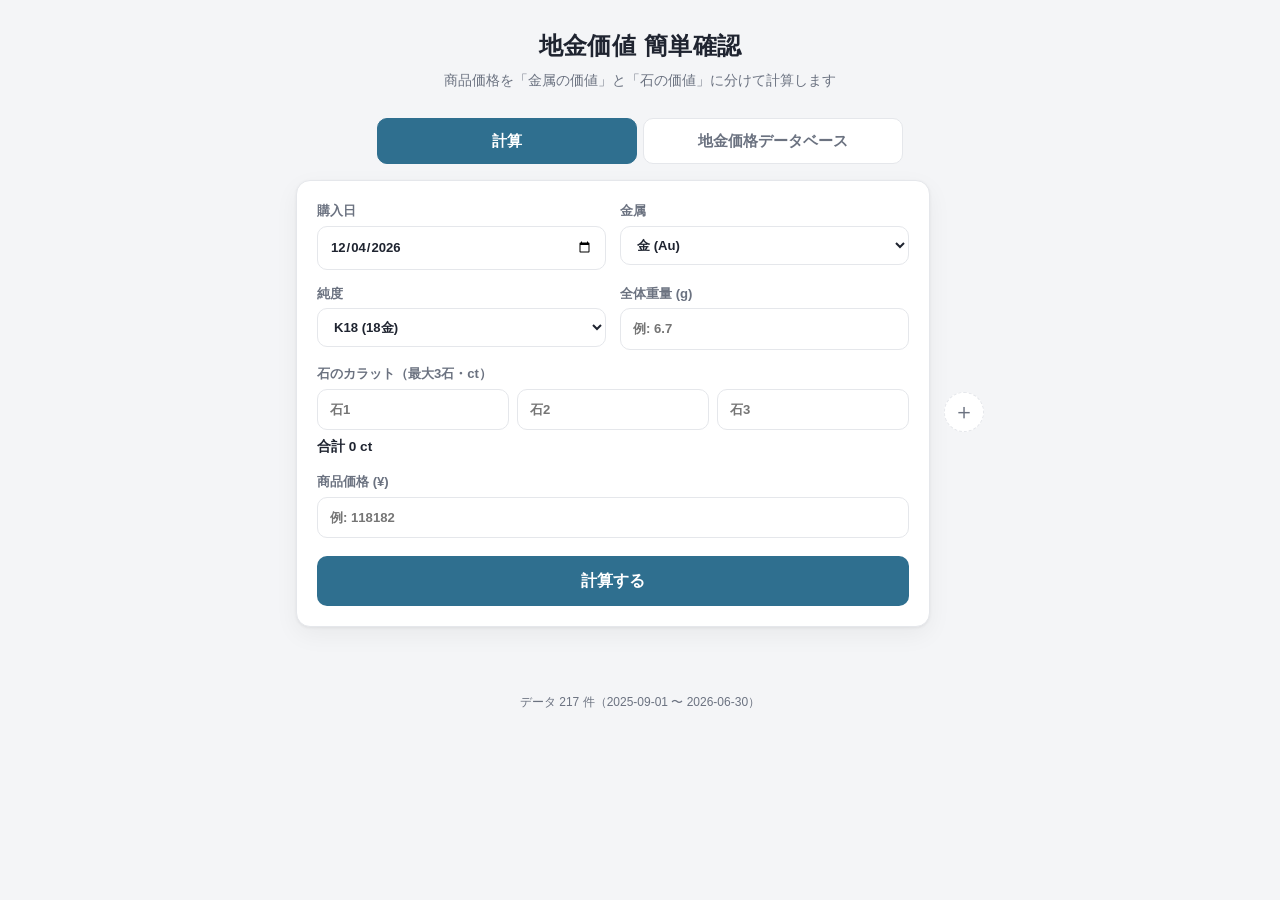
<file: index.html>
<!DOCTYPE html>
<html lang="ja">
<head>
  <meta charset="UTF-8">
  <meta name="viewport" content="width=device-width, initial-scale=1.0">
  <title>地金価値 簡単確認</title>
  <link rel="stylesheet" href="styles.css">
</head>
<body>
  <header class="app-header">
    <h1>地金価値 簡単確認</h1>
    <p class="subtitle">商品価格を「金属の価値」と「石の価値」に分けて計算します</p>
  </header>

  <nav class="tabs">
    <button class="tab-btn active" data-tab="calc">計算</button>
    <button class="tab-btn" data-tab="db">地金価格データベース</button>
  </nav>

  <main>
    <!-- ============ Calculator ============ -->
    <!-- 計算セクションは app.js が col-a / col-b に注入します（最大2つ） -->
    <section id="tab-calc" class="tab-panel active">
      <div class="compute-area" id="compute-area">
        <div class="compute-col" id="col-a">
          <div class="col-head"><span class="col-badge">A</span></div>
        </div>

        <div class="compute-controls">
          <button id="btn-add" class="add-btn" type="button" title="比較セクションを追加" aria-label="比較セクションを追加">＋</button>
          <button id="btn-copy" class="copy-btn hidden" type="button" title="Aの入力をBへコピー">コピー →</button>
        </div>

        <div class="compute-col hidden" id="col-b">
          <div class="col-head">
            <span class="col-badge">B</span>
            <button id="btn-close-b" class="col-close" type="button" title="このセクションを閉じる" aria-label="このセクションを閉じる">×</button>
          </div>
        </div>
      </div>

      <div class="card compare-card hidden" id="compare-panel">
        <h3 class="compare-title">A と B の比較（差 = B − A）</h3>
        <div class="table-wrap">
          <table class="compare-table">
            <thead>
              <tr><th>項目</th><th>A</th><th>B</th><th>差</th><th>差 (%)</th></tr>
            </thead>
            <tbody id="compare-body"></tbody>
          </table>
        </div>
      </div>
    </section>

    <!-- ============ Database ============ -->
    <section id="tab-db" class="tab-panel">
      <div class="card">
        <div class="db-toolbar">
          <div class="db-meta">
            <span class="db-count" id="db-count"></span>
            <a id="db-source" href="#" target="_blank" rel="noopener noreferrer">出典データを開く ↗</a>
          </div>
          <button id="btn-edit" class="secondary">編集</button>
        </div>
        <div class="table-wrap" id="db-view">
          <table>
            <thead><tr><th>日付</th><th>金 ¥/g</th><th>プラチナ ¥/g</th></tr></thead>
            <tbody id="db-body"></tbody>
          </table>
        </div>
      </div>
    </section>
  </main>

  <footer class="app-footer">
    <span id="foot-status">読み込み中…</span>
  </footer>

  <!-- ============ Login modal ============ -->
  <div class="modal-overlay" id="login-modal" hidden>
    <div class="modal">
      <h2>編集ログイン</h2>
      <label>パスワード
        <input type="password" id="login-pass" autocomplete="off">
      </label>
      <p class="error" id="login-error" hidden>パスワードが違います</p>
      <div class="modal-actions">
        <button class="secondary" id="login-cancel">キャンセル</button>
        <button class="primary" id="login-ok">ログイン</button>
      </div>
    </div>
  </div>

  <!-- ============ Edit modal ============ -->
  <div class="modal-overlay" id="edit-modal" hidden>
    <div class="modal modal-wide">
      <h2>地金価格の編集</h2>
      <p class="hint">価格を直接編集できます。新しい日付は下の欄から追加してください。保存するとGitHubに反映されます。</p>

      <div class="edit-add">
        <input type="date" id="add-date">
        <input type="number" id="add-gold" placeholder="金 ¥/g" step="any" min="0">
        <input type="number" id="add-pt" placeholder="プラチナ ¥/g" step="any" min="0">
        <button class="secondary" id="add-row">行を追加</button>
      </div>

      <div class="table-wrap edit-table-wrap">
        <table>
          <thead><tr><th>日付</th><th>金 ¥/g</th><th>プラチナ ¥/g</th><th></th></tr></thead>
          <tbody id="edit-body"></tbody>
        </table>
      </div>

      <p class="hint gh-hint">パスワードでログイン済みのため、トークンの入力は不要です。「GitHubに保存」を押すと反映されます。</p>

      <p class="status" id="save-status" hidden></p>

      <div class="modal-actions">
        <button class="secondary" id="edit-close">閉じる</button>
        <button class="primary" id="save-github">GitHubに保存</button>
      </div>
    </div>
  </div>

  <script src="config.js"></script>
  <script src="app.js"></script>
</body>
</html>
</file>
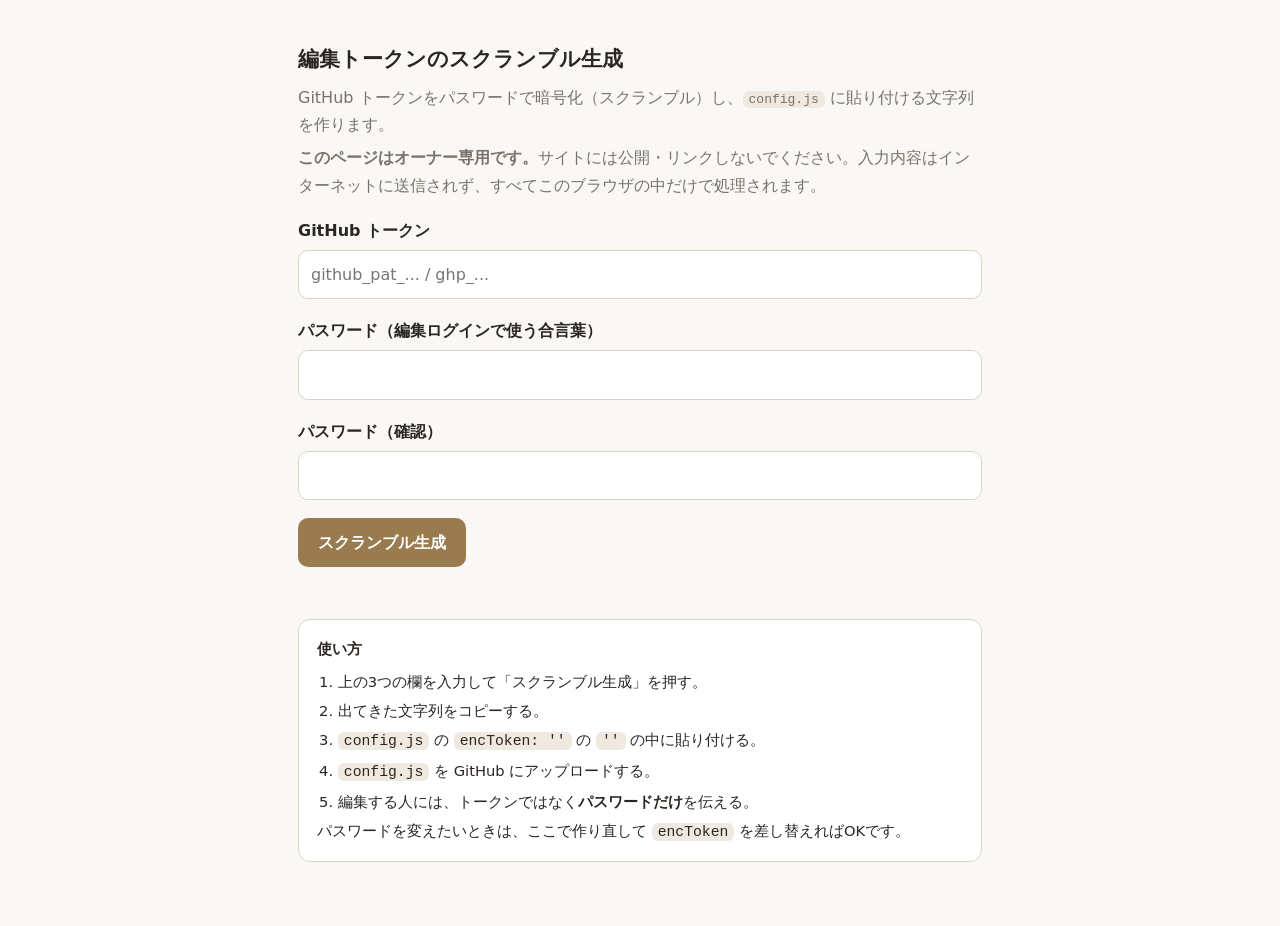
<file: encrypt-token.html>
<!DOCTYPE html>
<html lang="ja">
<head>
  <meta charset="UTF-8">
  <meta name="viewport" content="width=device-width, initial-scale=1.0">
  <title>編集トークンのスクランブル生成（オーナー専用）</title>
  <style>
    :root { --line:#d9d4cb; --ink:#2b2622; --muted:#7a726a; --primary:#9a7b4f; --bg:#faf8f4; }
    * { box-sizing: border-box; }
    body { font-family: system-ui, -apple-system, "Segoe UI", "Hiragino Sans", "Noto Sans JP", sans-serif;
           max-width: 720px; margin: 0 auto; padding: 28px 18px 70px; color: var(--ink); background: var(--bg); line-height: 1.7; }
    h1 { font-size: 1.3rem; margin-bottom: .3rem; }
    p { color: var(--muted); margin: .4rem 0; }
    label { display: block; font-weight: 600; margin: 18px 0 6px; }
    input[type=password], textarea {
      width: 100%; padding: 10px 12px; border: 1px solid var(--line); border-radius: 10px; font: inherit; background: #fff; }
    textarea { min-height: 110px; resize: vertical; word-break: break-all; }
    button { margin-top: 18px; padding: 11px 20px; border: none; border-radius: 10px;
             background: var(--primary); color: #fff; font: inherit; font-weight: 600; cursor: pointer; }
    button:hover { filter: brightness(1.06); }
    button.ghost { background: #efe9df; color: var(--ink); }
    .out { margin-top: 22px; }
    .note { background: #fff; border: 1px solid var(--line); border-radius: 12px; padding: 16px 18px; margin-top: 26px; font-size: .92rem; }
    .note ol { margin: .5rem 0 0; padding-left: 1.3rem; }
    .note li { margin: .25rem 0; color: var(--ink); }
    code { background: #efe9df; padding: 1px 6px; border-radius: 6px; }
    #msg { font-weight: 600; min-height: 1.2em; }
    .err { color: #b3261e; }
    .ok { color: #1b7f3b; }
  </style>
</head>
<body>
  <h1>編集トークンのスクランブル生成</h1>
  <p>GitHub トークンをパスワードで暗号化（スクランブル）し、<code>config.js</code> に貼り付ける文字列を作ります。</p>
  <p><strong>このページはオーナー専用です。</strong>サイトには公開・リンクしないでください。入力内容はインターネットに送信されず、すべてこのブラウザの中だけで処理されます。</p>

  <label>GitHub トークン</label>
  <input type="password" id="token" placeholder="github_pat_... / ghp_..." autocomplete="off">

  <label>パスワード（編集ログインで使う合言葉）</label>
  <input type="password" id="pass" autocomplete="off">

  <label>パスワード（確認）</label>
  <input type="password" id="pass2" autocomplete="off">

  <button id="gen">スクランブル生成</button>
  <p id="msg"></p>

  <div class="out" id="outwrap" hidden>
    <label>config.js に貼り付ける文字列（encToken）</label>
    <textarea id="out" readonly></textarea>
    <button id="copy" class="ghost">コピー</button>
  </div>

  <div class="note">
    <strong>使い方</strong>
    <ol>
      <li>上の3つの欄を入力して「スクランブル生成」を押す。</li>
      <li>出てきた文字列をコピーする。</li>
      <li><code>config.js</code> の <code>encToken: ''</code> の <code>''</code> の中に貼り付ける。</li>
      <li><code>config.js</code> を GitHub にアップロードする。</li>
      <li>編集する人には、トークンではなく<strong>パスワードだけ</strong>を伝える。</li>
    </ol>
    パスワードを変えたいときは、ここで作り直して <code>encToken</code> を差し替えればOKです。
  </div>

  <script>
    const $ = (id) => document.getElementById(id);

    function bytesToB64(bytes) {
      let bin = '';
      for (let i = 0; i < bytes.length; i++) bin += String.fromCharCode(bytes[i]);
      return btoa(bin);
    }

    // app.js の unscramble() と同じ方式（PBKDF2-SHA256 / AES-GCM）
    async function scramble(token, password) {
      const enc = new TextEncoder();
      const salt = crypto.getRandomValues(new Uint8Array(16));
      const iv = crypto.getRandomValues(new Uint8Array(12));
      const baseKey = await crypto.subtle.importKey('raw', enc.encode(password), 'PBKDF2', false, ['deriveKey']);
      const key = await crypto.subtle.deriveKey(
        { name: 'PBKDF2', salt, iterations: 200000, hash: 'SHA-256' },
        baseKey, { name: 'AES-GCM', length: 256 }, false, ['encrypt']
      );
      const ct = new Uint8Array(await crypto.subtle.encrypt({ name: 'AES-GCM', iv }, key, enc.encode(token)));
      const out = new Uint8Array(salt.length + iv.length + ct.length);
      out.set(salt, 0);
      out.set(iv, salt.length);
      out.set(ct, salt.length + iv.length);
      return bytesToB64(out);
    }

    $('gen').addEventListener('click', async () => {
      const msg = $('msg');
      const token = $('token').value.trim();
      const pass = $('pass').value;
      const pass2 = $('pass2').value;
      msg.className = ''; msg.textContent = '';

      if (!window.crypto || !crypto.subtle) {
        msg.className = 'err';
        msg.textContent = 'このブラウザ／環境では暗号化できません（https か localhost で開いてください）。';
        return;
      }
      if (!token) { msg.className = 'err'; msg.textContent = 'トークンを入力してください。'; return; }
      if (!/^(github_pat_|ghp_|gho_|ghs_)/.test(token)) {
        msg.className = 'err'; msg.textContent = 'トークンの形式が正しくないようです（github_pat_ または ghp_ で始まります）。'; return;
      }
      if (pass.length < 6) { msg.className = 'err'; msg.textContent = 'パスワードは6文字以上にしてください。'; return; }
      if (pass !== pass2) { msg.className = 'err'; msg.textContent = 'パスワード（確認）が一致しません。'; return; }

      try {
        const blob = await scramble(token, pass);
        $('out').value = blob;
        $('outwrap').hidden = false;
        msg.className = 'ok';
        msg.textContent = '生成しました。下の文字列を config.js の encToken に貼り付けてください。';
      } catch (e) {
        msg.className = 'err';
        msg.textContent = '生成に失敗しました: ' + e.message;
      }
    });

    $('copy').addEventListener('click', async () => {
      const out = $('out');
      out.select();
      try {
        await navigator.clipboard.writeText(out.value);
        $('msg').className = 'ok';
        $('msg').textContent = 'コピーしました。';
      } catch {
        document.execCommand('copy');
      }
    });
  </script>
</body>
</html>
</file>
<file: styles.css>
:root {
  --bg: #f4f5f7;
  --card: #ffffff;
  --ink: #1f2430;
  --muted: #6b7280;
  --line: #e5e7eb;
  --gold: #c08a2d;
  --gold-soft: #faf3e3;
  --stone: #2f6f8f;
  --stone-soft: #e9f2f6;
  --primary: #2f6f8f;
  --primary-ink: #ffffff;
  --danger: #c0392b;
  --ok: #1e7e54;
  --radius: 14px;
  --shadow: 0 1px 3px rgba(0,0,0,.06), 0 8px 24px rgba(0,0,0,.05);
}

* { box-sizing: border-box; }

body {
  margin: 0;
  font-family: -apple-system, BlinkMacSystemFont, "Segoe UI", "Hiragino Kaku Gothic ProN",
    "Hiragino Sans", "Noto Sans JP", Meiryo, sans-serif;
  background: var(--bg);
  color: var(--ink);
  line-height: 1.5;
  -webkit-font-smoothing: antialiased;
}

.app-header {
  text-align: center;
  padding: 28px 16px 8px;
}
.app-header h1 {
  margin: 0;
  font-size: 1.5rem;
  letter-spacing: .02em;
}
.subtitle {
  margin: 6px 0 0;
  color: var(--muted);
  font-size: .9rem;
}

.tabs {
  display: flex;
  gap: 6px;
  justify-content: center;
  margin: 18px auto 0;
  max-width: 720px;
  padding: 0 16px;
}
.tab-btn {
  flex: 1;
  max-width: 260px;
  padding: 11px 12px;
  border: 1px solid var(--line);
  background: var(--card);
  color: var(--muted);
  border-radius: 10px;
  font-size: .95rem;
  font-weight: 600;
  cursor: pointer;
  transition: .15s;
}
.tab-btn.active {
  background: var(--primary);
  color: var(--primary-ink);
  border-color: var(--primary);
}

main { max-width: 720px; margin: 16px auto 40px; padding: 0 16px; }

.tab-panel { display: none; }
.tab-panel.active { display: block; }

.card {
  background: var(--card);
  border: 1px solid var(--line);
  border-radius: var(--radius);
  box-shadow: var(--shadow);
  padding: 20px;
  margin-bottom: 16px;
}

.form-grid {
  display: grid;
  grid-template-columns: 1fr 1fr;
  gap: 14px;
}
.form-grid label,
.modal label {
  display: flex;
  flex-direction: column;
  gap: 5px;
  font-size: .82rem;
  font-weight: 600;
  color: var(--muted);
}
.form-grid label:last-of-type { grid-column: 1 / -1; }
#custom-purity-wrap { grid-column: 1 / -1; }
.form-grid label.stone-carats { grid-column: 1 / -1; }
.carat-slots {
  display: grid;
  grid-template-columns: 1fr 1fr 1fr;
  gap: 8px;
}
.carat-total {
  font-weight: 700;
  color: var(--ink);
  font-size: .85rem;
  margin-top: 2px;
}

/* 地金価格を手入力（カスタム）したとき、購入日欄を「XXXX/XX/XX」で隠す */
.date-masked {
  font: inherit;
  text-align: left;
  padding: 10px 12px;
  border: 1px solid var(--line);
  border-radius: 10px;
  background: #fff;
  color: var(--muted);
  width: 100%;
  cursor: pointer;
  letter-spacing: .06em;
}
.date-masked:hover { border-color: var(--primary); color: var(--ink); }

.hidden { display: none !important; }

input, select {
  font: inherit;
  padding: 10px 12px;
  border: 1px solid var(--line);
  border-radius: 10px;
  background: #fff;
  color: var(--ink);
  width: 100%;
}
input:focus, select:focus {
  outline: none;
  border-color: var(--primary);
  box-shadow: 0 0 0 3px var(--stone-soft);
}

button { font: inherit; }
button.primary {
  width: 100%;
  margin-top: 18px;
  padding: 13px;
  background: var(--primary);
  color: #fff;
  border: none;
  border-radius: 10px;
  font-weight: 700;
  font-size: 1rem;
  cursor: pointer;
}
button.primary:hover { filter: brightness(1.05); }
button.secondary {
  padding: 10px 16px;
  background: #fff;
  border: 1px solid var(--line);
  border-radius: 10px;
  font-weight: 600;
  cursor: pointer;
  color: var(--ink);
}
button.secondary:hover { background: #f8f9fb; }

/* ===== Result ===== */
.result-card { padding-top: 24px; }
.result-main {
  display: flex;
  align-items: stretch;
  gap: 10px;
}
.result-block {
  flex: 1;
  border-radius: 12px;
  padding: 16px;
  text-align: center;
}
.result-block.metal { background: var(--gold-soft); }
.result-block.stone { background: var(--stone-soft); }
.result-label {
  display: block;
  font-size: .8rem;
  font-weight: 700;
  color: var(--muted);
  margin-bottom: 6px;
}
.result-block.metal .result-label { color: var(--gold); }
.result-block.stone .result-label { color: var(--stone); }
.result-value {
  display: block;
  font-size: 1.5rem;
  font-weight: 800;
  letter-spacing: .01em;
}
.result-divider {
  display: flex;
  align-items: center;
  color: var(--muted);
  font-weight: 700;
}
.result-sub {
  display: grid;
  grid-template-columns: 1fr 1fr 1fr;
  gap: 10px;
  margin-top: 18px;
  padding-top: 16px;
  border-top: 1px dashed var(--line);
}
.result-sub > div {
  display: flex;
  flex-direction: column;
  gap: 3px;
  font-size: .78rem;
  color: var(--muted);
  text-align: center;
}
.result-sub b { color: var(--ink); font-size: .95rem; }

.ppg-cell .ppg-row {
  display: inline-flex;
  align-items: center;
  justify-content: center;
  gap: 3px;
  color: var(--ink);
  font-size: .95rem;
  font-weight: 700;
}
.ppg-input {
  width: 90px;
  padding: 4px 6px;
  text-align: right;
  font-size: .95rem;
  font-weight: 700;
  color: var(--ink);
  border: 1px solid var(--line);
  border-radius: 6px;
  background: #fff;
  font-variant-numeric: tabular-nums;
}
.ppg-input:focus {
  outline: none;
  border-color: var(--primary);
  box-shadow: 0 0 0 3px var(--stone-soft);
}
.ppg-date { color: var(--muted); font-size: .72rem; }

.note { font-size: .82rem; margin: 14px 0 0; }
.note.warn { color: var(--danger); }

/* ===== Compute sections (A / B) ===== */
.compute-area {
  display: flex;
  align-items: stretch;
  gap: 14px;
}
.compute-col { flex: 1 1 0; min-width: 0; }

.col-head {
  display: none;
  align-items: center;
  justify-content: space-between;
  height: 30px;
  margin-bottom: 8px;
}
#compute-area.dual .col-head { display: flex; }
.col-badge {
  display: inline-flex;
  align-items: center;
  justify-content: center;
  min-width: 26px;
  height: 24px;
  padding: 0 9px;
  background: var(--primary);
  color: #fff;
  border-radius: 999px;
  font-size: .8rem;
  font-weight: 700;
  letter-spacing: .04em;
}
.col-close {
  border: none;
  background: transparent;
  color: var(--muted);
  font-size: 1.4rem;
  line-height: 1;
  cursor: pointer;
  padding: 0 8px;
  border-radius: 8px;
}
.col-close:hover { color: var(--danger); background: #fdecea; }

.compute-controls {
  flex: 0 0 auto;
  align-self: center;
  display: flex;
  flex-direction: column;
  align-items: center;
  justify-content: center;
  gap: 10px;
}
.add-btn {
  width: 40px;
  height: 40px;
  border-radius: 50%;
  border: 1px dashed var(--line);
  background: var(--card);
  color: var(--muted);
  font-size: 1.4rem;
  line-height: 1;
  cursor: pointer;
  transition: .15s;
}
.add-btn:hover { color: var(--primary); border-color: var(--primary); background: var(--stone-soft); }
.copy-btn {
  white-space: nowrap;
  padding: 9px 12px;
  border: 1px solid var(--primary);
  background: var(--card);
  color: var(--primary);
  border-radius: 10px;
  font-weight: 700;
  font-size: .85rem;
  cursor: pointer;
}
.copy-btn:hover { background: var(--stone-soft); }

/* 2セクション表示中はページ幅を広げる */
body.dual-mode main { max-width: 1000px; }

/* ===== Compare panel ===== */
.compare-title { margin: 0 0 12px; font-size: 1.05rem; }
.compare-table { width: 100%; border-collapse: collapse; font-size: .9rem; }
.compare-table th,
.compare-table td {
  padding: 9px 12px;
  text-align: right;
  border-bottom: 1px solid #f1f2f4;
  font-variant-numeric: tabular-nums;
  white-space: nowrap;
}
.compare-table thead th {
  position: sticky;
  top: 0;
  background: #f8f9fb;
  color: var(--muted);
  font-size: .8rem;
  border-bottom: 1px solid var(--line);
}
.compare-table th:first-child,
.compare-table td:first-child { text-align: left; color: var(--muted); }
.compare-table .diff-pos { color: var(--ok); font-weight: 700; }
.compare-table .diff-neg { color: var(--danger); font-weight: 700; }
.compare-empty { text-align: center !important; color: var(--muted); padding: 16px; }

/* ===== Database ===== */
.db-toolbar {
  display: flex;
  justify-content: space-between;
  align-items: center;
  margin-bottom: 14px;
  gap: 12px;
}
.db-meta { display: flex; flex-direction: column; gap: 2px; font-size: .82rem; }
.db-count { color: var(--muted); }
#db-source { color: var(--primary); text-decoration: none; }
#db-source:hover { text-decoration: underline; }

.table-wrap {
  max-height: 460px;
  overflow: auto;
  border: 1px solid var(--line);
  border-radius: 10px;
}
table { width: 100%; border-collapse: collapse; font-size: .9rem; }
thead th {
  position: sticky;
  top: 0;
  background: #f8f9fb;
  text-align: right;
  padding: 10px 14px;
  font-size: .8rem;
  color: var(--muted);
  border-bottom: 1px solid var(--line);
}
thead th:first-child { text-align: left; }
tbody td {
  padding: 8px 14px;
  text-align: right;
  border-bottom: 1px solid #f1f2f4;
  font-variant-numeric: tabular-nums;
}
tbody td:first-child { text-align: left; color: var(--muted); }
tbody tr:hover { background: #fafbfc; }

/* ===== Modal ===== */
.modal-overlay {
  position: fixed;
  inset: 0;
  background: rgba(20,24,33,.5);
  display: flex;
  align-items: center;
  justify-content: center;
  padding: 16px;
  z-index: 50;
}
/* hidden 属性が付いているときは必ず非表示にする（display:flex の上書き対策） */
.modal-overlay[hidden] { display: none; }
.modal {
  background: #fff;
  border-radius: var(--radius);
  padding: 22px;
  width: 100%;
  max-width: 380px;
  box-shadow: var(--shadow);
}
.modal-wide { max-width: 560px; }
.modal h2 { margin: 0 0 14px; font-size: 1.15rem; }
.modal .hint, .hint { font-size: .82rem; color: var(--muted); margin: 0 0 14px; }
.modal-actions {
  display: flex;
  justify-content: flex-end;
  gap: 10px;
  margin-top: 18px;
}
.modal-actions .primary, .modal-actions .secondary { width: auto; margin: 0; }
.error { color: var(--danger); font-size: .85rem; margin: 8px 0 0; }

.edit-add {
  display: grid;
  grid-template-columns: 1.3fr 1fr 1fr auto;
  gap: 8px;
  margin-bottom: 14px;
}
.edit-add button { white-space: nowrap; }
.edit-table-wrap { max-height: 300px; }
.edit-body-input {
  width: 100%;
  padding: 5px 8px;
  text-align: right;
  border: 1px solid transparent;
  border-radius: 6px;
  background: transparent;
}
.edit-body-input:hover { border-color: var(--line); }
.edit-body-input:focus { border-color: var(--primary); background: #fff; }
.row-del {
  border: none;
  background: transparent;
  color: var(--danger);
  cursor: pointer;
  font-size: 1.1rem;
  line-height: 1;
  padding: 2px 6px;
}

.gh-save {
  margin-top: 16px;
  padding-top: 16px;
  border-top: 1px solid var(--line);
  display: flex;
  flex-direction: column;
  gap: 10px;
}
.checkbox {
  flex-direction: row !important;
  align-items: center;
  gap: 8px !important;
  font-weight: 500 !important;
}
.checkbox input { width: auto; }

.status { font-size: .85rem; margin: 12px 0 0; padding: 10px 12px; border-radius: 8px; }
.status.ok { background: #e7f6ee; color: var(--ok); }
.status.err { background: #fdecea; color: var(--danger); }
.status.info { background: var(--stone-soft); color: var(--stone); }

.app-footer {
  text-align: center;
  font-size: .75rem;
  color: var(--muted);
  padding: 10px 16px 28px;
}

@media (max-width: 520px) {
  .form-grid { grid-template-columns: 1fr; }
  .result-value { font-size: 1.25rem; }
  .result-sub { grid-template-columns: 1fr; }
  .edit-add { grid-template-columns: 1fr 1fr; }
  .edit-add button { grid-column: 1 / -1; }
  .compute-area { flex-direction: column; }
  .compute-controls { flex-direction: row; align-self: center; }
}
</file>
